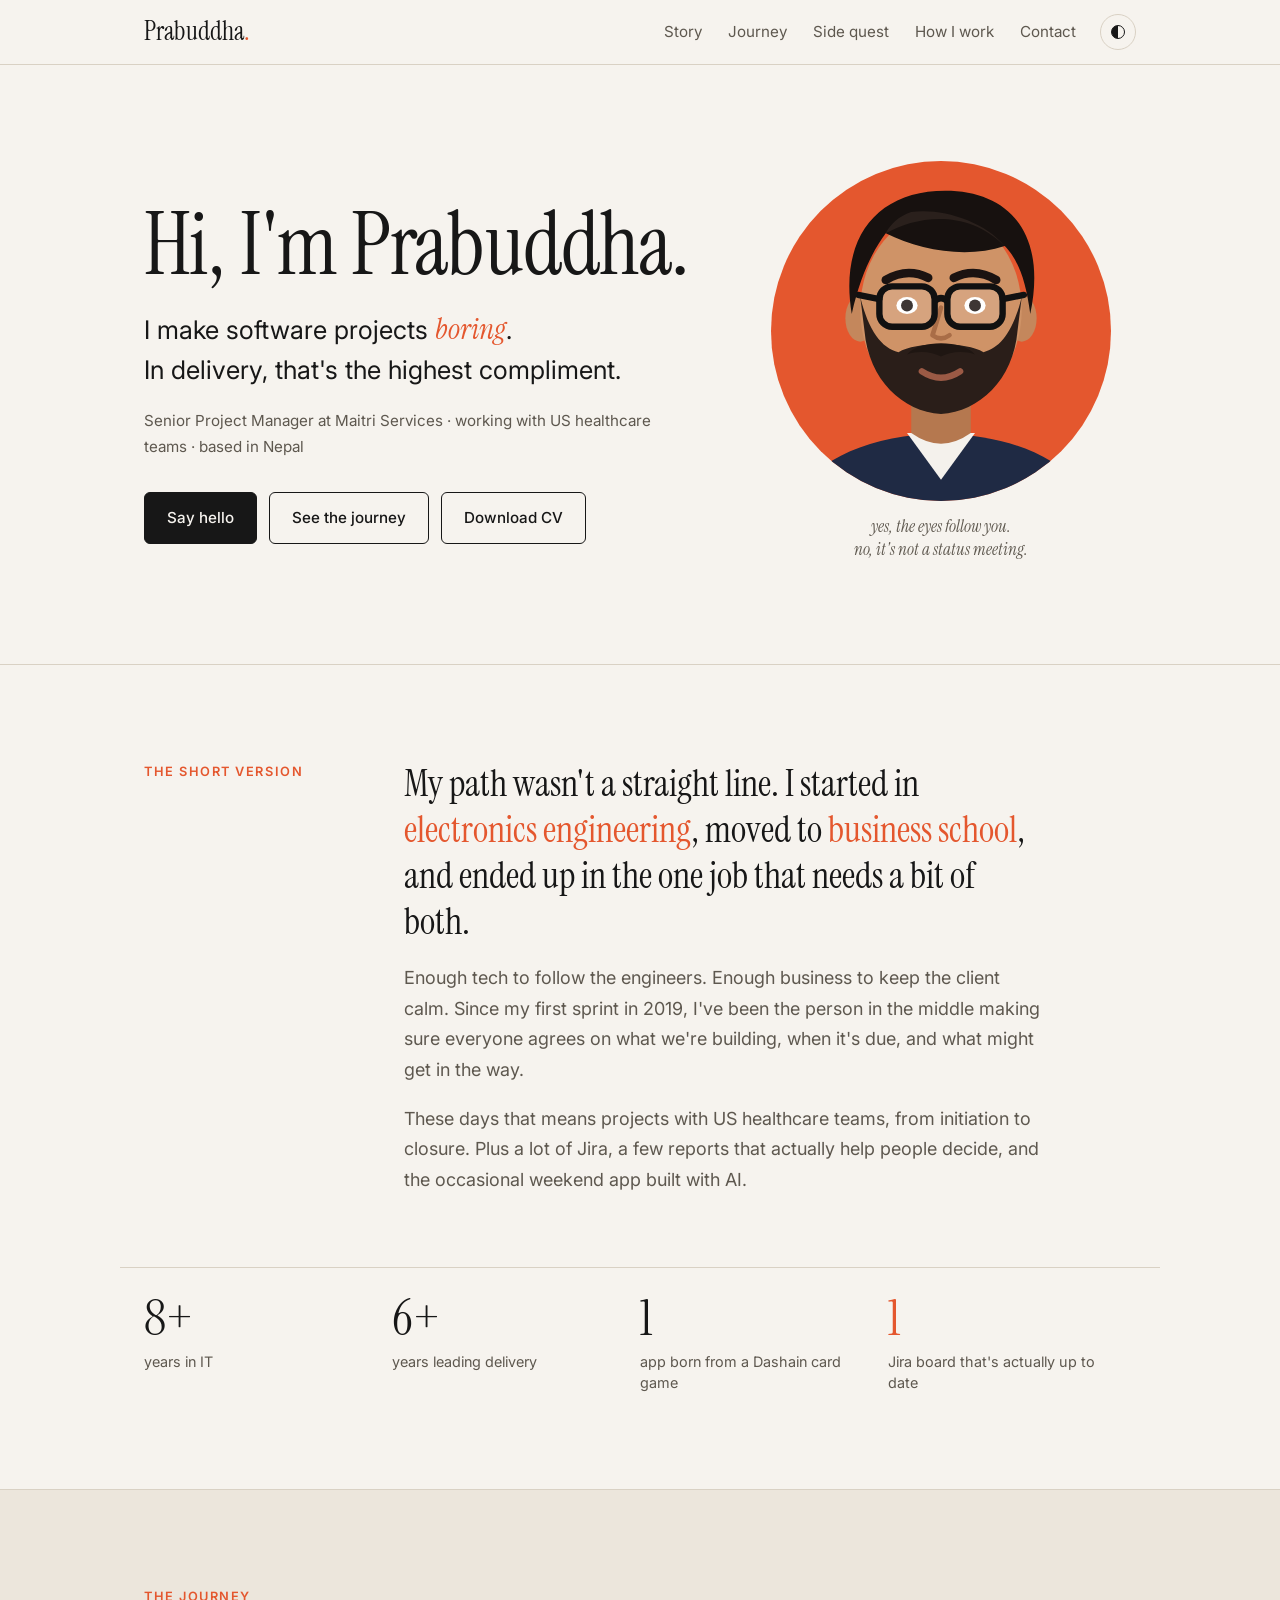
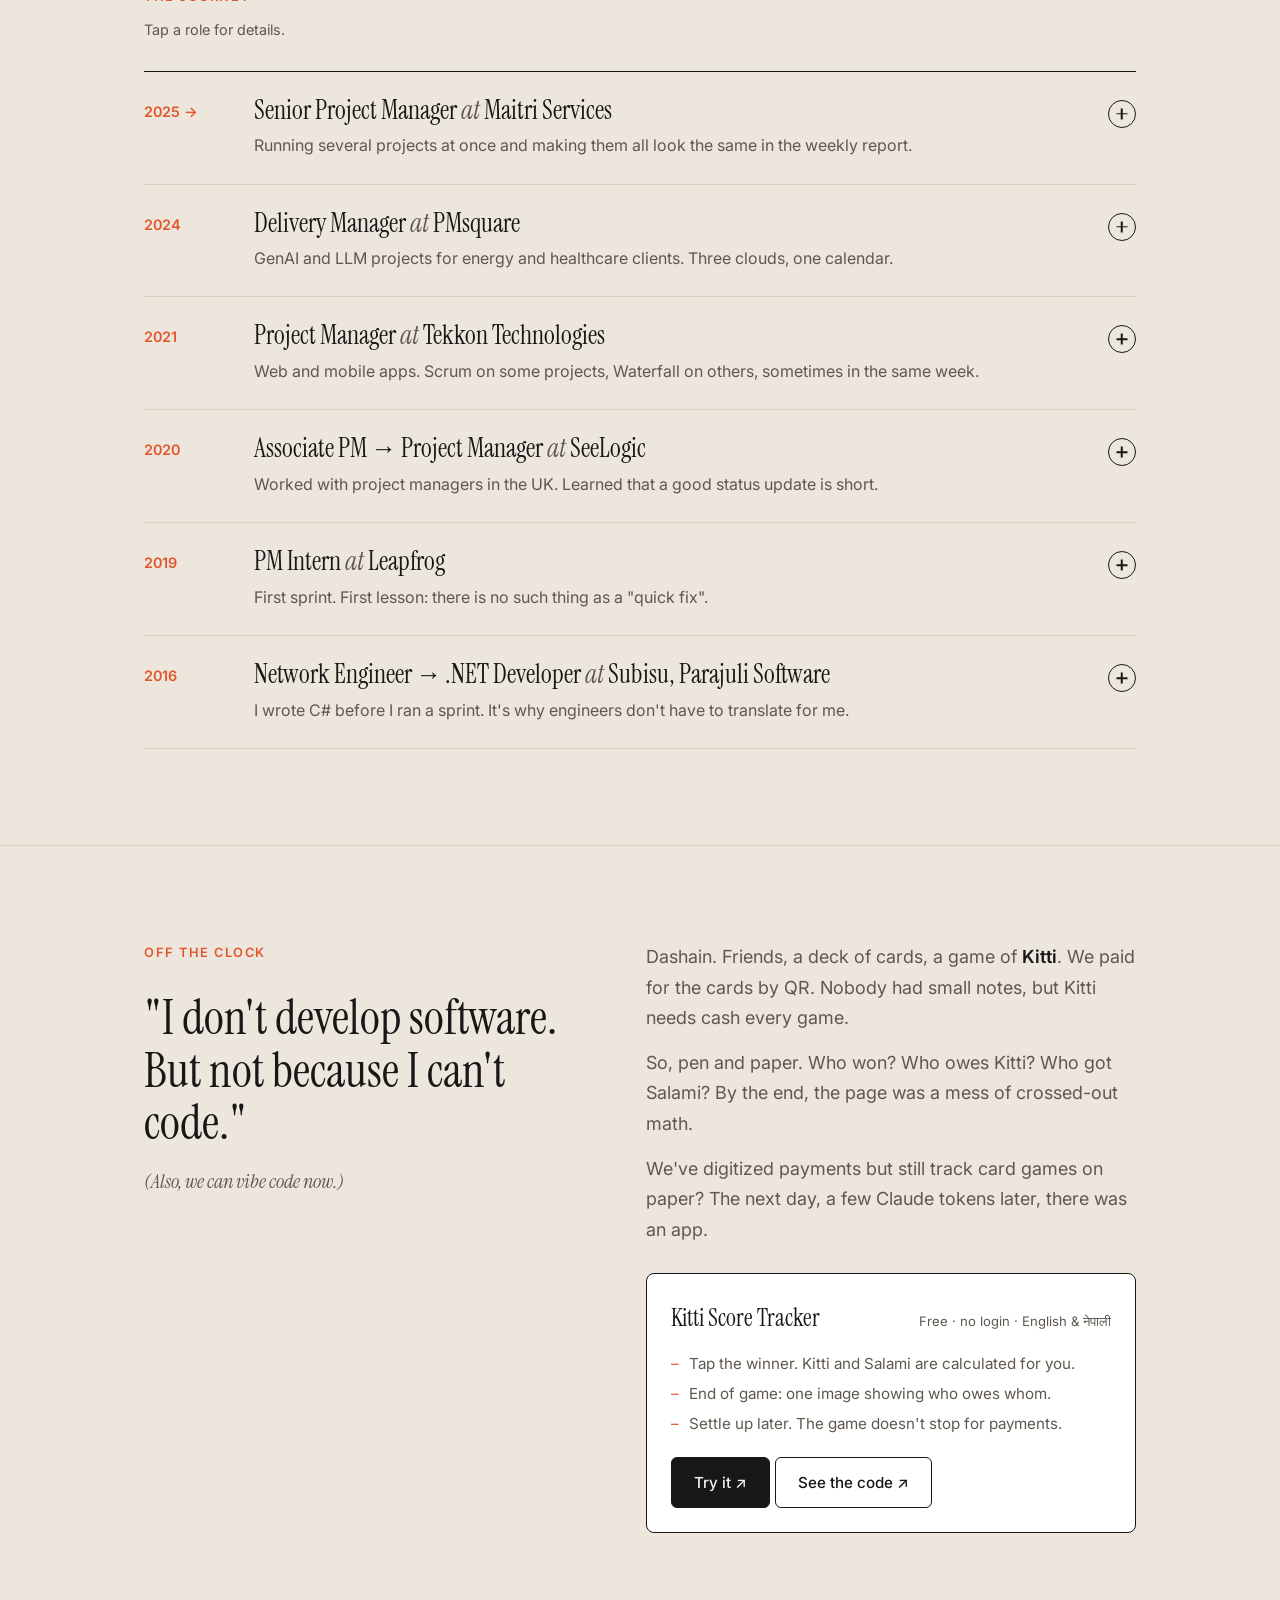
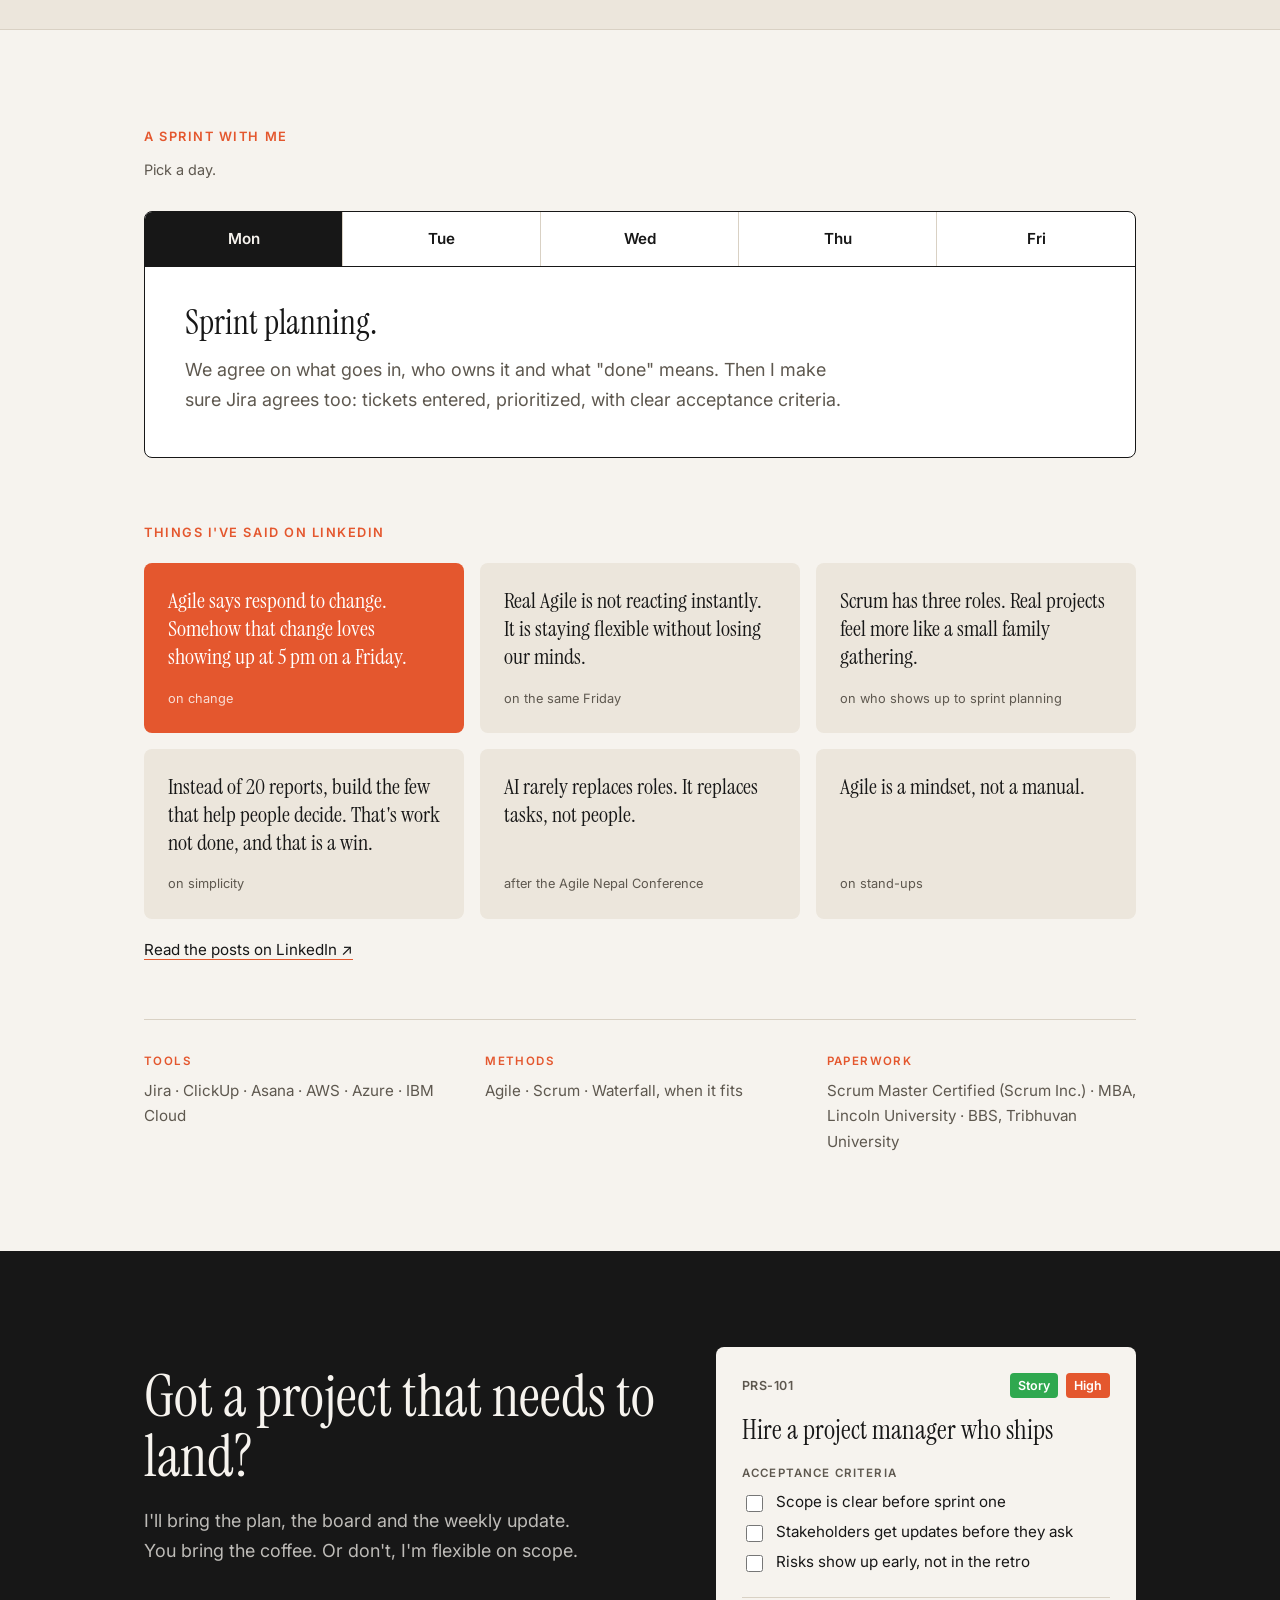
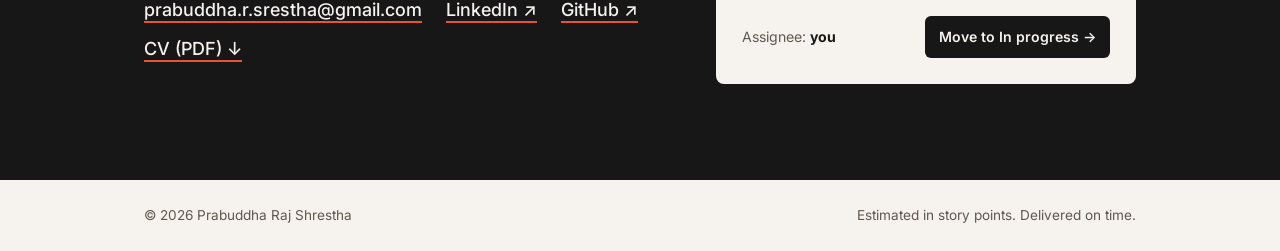
<file: index.html>
<!doctype html>
<html lang="en">
<head>
  <meta charset="utf-8" />
  <meta name="viewport" content="width=device-width, initial-scale=1" />
  <title>Prabuddha Raj Shrestha | Project Manager</title>
  <meta name="description" content="Prabuddha Raj Shrestha, Senior Project Manager in Nepal. 8+ years in IT, keeping software projects calm, clear and on time." />
  <meta name="author" content="Prabuddha Raj Shrestha" />
  <link rel="canonical" href="https://prabuddharajshrestha.com.np/" />

  <meta property="og:type" content="website" />
  <meta property="og:url" content="https://prabuddharajshrestha.com.np/" />
  <meta property="og:title" content="Prabuddha Raj Shrestha | Project Manager" />
  <meta property="og:description" content="I make software projects boring. In delivery, that's the highest compliment." />
  <meta property="og:site_name" content="Prabuddha Raj Shrestha" />
  <meta property="og:image" content="https://prabuddharajshrestha.com.np/og-image.png" />
  <meta property="og:image:width" content="1200" />
  <meta property="og:image:height" content="630" />
  <meta property="og:image:alt" content="Prabuddha Raj Shrestha, Senior Project Manager: I make software projects boring." />
  <meta name="twitter:card" content="summary_large_image" />
  <meta name="twitter:image" content="https://prabuddharajshrestha.com.np/og-image.png" />

  <link rel="icon" href="favicon.svg" type="image/svg+xml" />
  <link rel="preconnect" href="https://fonts.googleapis.com" />
  <link rel="preconnect" href="https://fonts.gstatic.com" crossorigin />
  <link href="https://fonts.googleapis.com/css2?family=Instrument+Serif:ital@0;1&family=Inter:wght@400;500;600&display=swap" rel="stylesheet" />
  <link rel="stylesheet" href="styles.css" />

  <script>
    try { var t = localStorage.getItem('theme'); if (t) document.documentElement.setAttribute('data-theme', t); } catch (e) {}
  </script>

  <script type="application/ld+json">
  {
    "@context": "https://schema.org",
    "@type": "Person",
    "name": "Prabuddha Raj Shrestha",
    "jobTitle": "Senior Project Manager",
    "url": "https://prabuddharajshrestha.com.np/",
    "email": "mailto:prabuddha.r.srestha@gmail.com",
    "sameAs": ["https://www.linkedin.com/in/prabuddha-shrestha-049037196/", "https://github.com/prstha"],
    "worksFor": { "@type": "Organization", "name": "Maitri Services" },
    "address": { "@type": "PostalAddress", "addressCountry": "NP" }
  }
  </script>
</head>
<body>
  <a class="skip" href="#main">Skip to content</a>

  <header class="nav">
    <div class="wrap nav__inner">
      <a href="#top" class="logo">Prabuddha<span>.</span></a>
      <nav class="nav__links" aria-label="Primary">
        <a href="#story">Story</a>
        <a href="#journey">Journey</a>
        <a href="#side">Side quest</a>
        <a href="#work">How I work</a>
        <a href="#contact">Contact</a>
      </nav>
      <button class="theme" id="themeToggle" aria-label="Switch light or dark mode">
        <span class="theme__dot"></span>
      </button>
    </div>
  </header>

  <main id="main">
    <!-- HERO -->
    <section class="hero" id="top">
      <div class="wrap hero__grid">
        <div>
          <h1>Hi, I'm Prabuddha.</h1>
          <p class="hero__line">I make software projects <em>boring</em>.<br />In delivery, that's the highest compliment.</p>
          <p class="hero__meta">Senior Project Manager at Maitri Services · working with US healthcare teams · based in Nepal</p>
          <div class="hero__cta">
            <a class="btn btn--solid" href="#contact">Say hello</a>
            <a class="btn btn--line" href="#journey">See the journey</a>
            <a class="btn btn--line" href="Prabuddha-Raj-Shrestha-CV.pdf" download>Download CV</a>
          </div>
        </div>

        <div class="avatar" id="avatar" role="img" aria-label="Illustrated portrait of Prabuddha">
          <svg viewBox="20 24 160 160" aria-hidden="true">
            <defs><clipPath id="avClip"><rect x="20" y="24" width="160" height="160"/></clipPath></defs>
            <g clip-path="url(#avClip)">
              <path d="M22 210 C26 170 56 154 100 152 C144 154 174 170 178 210 Z" fill="var(--shirt)"/>
              <path d="M84 152 L100 174 L116 152 Z" fill="#f4f1ec"/>
              <path d="M86 122 L86 152 Q100 162 114 152 L114 122 Z" fill="#b5784f"/>
              <g class="av-head">
                <ellipse cx="62" cy="98" rx="7" ry="11" fill="#c4875c"/>
                <ellipse cx="138" cy="98" rx="7" ry="11" fill="#c4875c"/>
                <ellipse cx="100" cy="94" rx="38" ry="46" fill="#cf9367"/>
                <path d="M62 88 L64 104 C66 127 82 142 100 143 C118 142 134 127 136 104 L138 88 C134 104 128 112 120 114 C112 109 88 109 80 114 C72 112 66 104 62 88 Z" fill="#2a1e19"/>
                <path d="M84 115 C90 108 110 108 116 115 C110 113 104 114 100 116 C96 114 90 113 84 115 Z" fill="#1f1612"/>
                <path class="av-mouth" d="M91 123 Q100 129 109 123" fill="none" stroke="#9b5a45" stroke-width="3" stroke-linecap="round"/>
                <path d="M100 93 L96 106 Q100 109 104 106" fill="none" stroke="#a96d47" stroke-width="2.2" stroke-linecap="round" stroke-linejoin="round"/>
                <path d="M74 80 Q84 74 94 79" fill="none" stroke="#1b1311" stroke-width="4" stroke-linecap="round"/>
                <path d="M106 79 Q116 74 126 80" fill="none" stroke="#1b1311" stroke-width="4" stroke-linecap="round"/>
                <ellipse cx="84" cy="92" rx="5" ry="4" fill="#fff"/>
                <ellipse cx="116" cy="92" rx="5" ry="4" fill="#fff"/>
                <g class="av-pupils">
                  <circle cx="84" cy="92" r="2.8" fill="#1b1311"/>
                  <circle cx="116" cy="92" r="2.8" fill="#1b1311"/>
                </g>
                <rect class="av-lid" x="76" y="85" width="16" height="9" fill="#cf9367"/>
                <rect class="av-lid" x="108" y="85" width="16" height="9" fill="#cf9367"/>
                <g fill="rgba(255,255,255,0.15)" stroke="#111" stroke-width="3">
                  <rect x="71" y="83" width="26" height="19" rx="6"/>
                  <rect x="103" y="83" width="26" height="19" rx="6"/>
                  <path d="M97 90 Q100 87 103 90" fill="none"/>
                  <path d="M71 89 L61 87 M129 89 L139 87" fill="none" stroke-linecap="round"/>
                </g>
                <path d="M58 96 C52 60 70 38 102 38 C132 38 150 58 142 96 C140 80 136 70 130 64 C112 70 90 66 74 58 C68 66 62 78 58 96 Z" fill="#17110f"/>
                <path d="M74 58 C88 50 112 46 130 64 C120 52 100 46 86 48 C80 50 76 54 74 58 Z" fill="#2a201c"/>
              </g>
            </g>
          </svg>
          <p class="avatar__note" aria-hidden="true">yes, the eyes follow you.<br />no, it's not a status meeting.</p>
        </div>
      </div>
    </section>

    <!-- STORY -->
    <section class="section" id="story">
      <div class="wrap story">
        <h2 class="label">The short version</h2>
        <div class="story__text">
          <p class="lead">My path wasn't a straight line. I started in <strong>electronics engineering</strong>, moved to <strong>business school</strong>, and ended up in the one job that needs a bit of both.</p>
          <p>Enough tech to follow the engineers. Enough business to keep the client calm. Since my first sprint in 2019, I've been the person in the middle making sure everyone agrees on what we're building, when it's due, and what might get in the way.</p>
          <p>These days that means projects with US healthcare teams, from initiation to closure. Plus a lot of Jira, a few reports that actually help people decide, and the occasional weekend app built with AI.</p>
        </div>
      </div>
      <div class="wrap facts">
        <div class="fact"><b>8+</b><span>years in IT</span></div>
        <div class="fact"><b>6+</b><span>years leading delivery</span></div>
        <div class="fact"><b>1</b><span>app born from a Dashain card game</span></div>
        <div class="fact"><b>1</b><span>Jira board that's actually up to date</span></div>
      </div>
    </section>

    <!-- JOURNEY -->
    <section class="section section--tint" id="journey">
      <div class="wrap">
        <h2 class="label">The journey</h2>
        <p class="hint">Tap a role for details.</p>
        <ol class="roles">
          <li class="role">
            <button class="role__head" aria-expanded="false">
              <span class="role__year">2025 →</span>
              <span class="role__main">
                <span class="role__title">Senior Project Manager <i>at</i> Maitri Services</span>
                <span class="role__line">Running several projects at once and making them all look the same in the weekly report.</span>
              </span>
              <span class="role__plus" aria-hidden="true"></span>
            </button>
            <div class="role__body"><div><ul>
              <li>End-to-end delivery: scope, timelines, milestones.</li>
              <li>Sprints, Jira boards and backlog priorities.</li>
              <li>Dashboards for progress, risks and blockers.</li>
              <li>Standardized our PM templates and reporting.</li>
              <li>Mentoring junior project managers.</li>
            </ul></div></div>
          </li>
          <li class="role">
            <button class="role__head" aria-expanded="false">
              <span class="role__year">2024</span>
              <span class="role__main">
                <span class="role__title">Delivery Manager <i>at</i> PMsquare</span>
                <span class="role__line">GenAI and LLM projects for energy and healthcare clients. Three clouds, one calendar.</span>
              </span>
              <span class="role__plus" aria-hidden="true"></span>
            </button>
            <div class="role__body"><div><ul>
              <li>Led cross-functional teams across design, data and development.</li>
              <li>On-time, on-budget delivery with sprint planning and risk management.</li>
              <li>Client demos and joint planning sessions.</li>
              <li>Deployments with DevOps on AWS, Azure and IBM Cloud.</li>
              <li>Supported the internship program.</li>
            </ul></div></div>
          </li>
          <li class="role">
            <button class="role__head" aria-expanded="false">
              <span class="role__year">2021</span>
              <span class="role__main">
                <span class="role__title">Project Manager <i>at</i> Tekkon Technologies</span>
                <span class="role__line">Web and mobile apps. Scrum on some projects, Waterfall on others, sometimes in the same week.</span>
              </span>
              <span class="role__plus" aria-hidden="true"></span>
            </button>
            <div class="role__body"><div><ul>
              <li>Agile/Scrum and Waterfall with Jira and Asana.</li>
              <li>Automated workflows to save the team time.</li>
              <li>Business requirements and client communication.</li>
              <li>Mentored Associate Project Managers.</li>
            </ul></div></div>
          </li>
          <li class="role">
            <button class="role__head" aria-expanded="false">
              <span class="role__year">2020</span>
              <span class="role__main">
                <span class="role__title">Associate PM → Project Manager <i>at</i> SeeLogic</span>
                <span class="role__line">Worked with project managers in the UK. Learned that a good status update is short.</span>
              </span>
              <span class="role__plus" aria-hidden="true"></span>
            </button>
            <div class="role__body"><div><ul>
              <li>Directed multiple client projects end to end.</li>
              <li>Managed scope changes, risks and contingency plans.</li>
              <li>Progress reports, requirements and presentations.</li>
              <li>SeeLogic International is now part of Dogma Group.</li>
            </ul></div></div>
          </li>
          <li class="role">
            <button class="role__head" aria-expanded="false">
              <span class="role__year">2019</span>
              <span class="role__main">
                <span class="role__title">PM Intern <i>at</i> Leapfrog</span>
                <span class="role__line">First sprint. First lesson: there is no such thing as a "quick fix".</span>
              </span>
              <span class="role__plus" aria-hidden="true"></span>
            </button>
            <div class="role__body"><div><ul>
              <li>Agile and Scrum in practice.</li>
              <li>Requirement gathering, QA and product maintenance.</li>
            </ul></div></div>
          </li>
          <li class="role">
            <button class="role__head" aria-expanded="false">
              <span class="role__year">2016</span>
              <span class="role__main">
                <span class="role__title">Network Engineer → .NET Developer <i>at</i> Subisu, Parajuli Software</span>
                <span class="role__line">I wrote C# before I ran a sprint. It's why engineers don't have to translate for me.</span>
              </span>
              <span class="role__plus" aria-hidden="true"></span>
            </button>
            <div class="role__body"><div><ul>
              <li>Network support at Subisu Cablenet (2016–2017).</li>
              <li>C# and .NET development at Parajuli Software (2017–2020).</li>
              <li>Took on project coordination alongside the code: my first look at the whole lifecycle.</li>
            </ul></div></div>
          </li>
        </ol>
      </div>
    </section>

    <!-- SIDE PROJECT -->
    <section class="section side" id="side">
      <div class="wrap side__grid">
        <div>
          <h2 class="label">Off the clock</h2>
          <p class="side__title">"I don't develop software.<br />But not because I can't code."</p>
          <p class="side__sub">(Also, we can vibe code now.)</p>
        </div>
        <div class="side__story">
          <p>Dashain. Friends, a deck of cards, a game of <strong>Kitti</strong>. We paid for the cards by QR. Nobody had small notes, but Kitti needs cash every game.</p>
          <p>So, pen and paper. Who won? Who owes Kitti? Who got Salami? By the end, the page was a mess of crossed-out math.</p>
          <p>We've digitized payments but still track card games on paper? The next day, a few Claude tokens later, there was an app.</p>
          <div class="app">
            <div class="app__head">
              <b>Kitti Score Tracker</b>
              <span>Free · no login · English &amp; नेपाली</span>
            </div>
            <ul>
              <li>Tap the winner. Kitti and Salami are calculated for you.</li>
              <li>End of game: one image showing who owes whom.</li>
              <li>Settle up later. The game doesn't stop for payments.</li>
            </ul>
            <a class="btn btn--solid" href="https://kitti-score-tracker.pages.dev" target="_blank" rel="noopener">Try it ↗</a>
            <a class="btn btn--line" href="https://github.com/prstha/Kitti-Score-Tracker" target="_blank" rel="noopener">See the code ↗</a>
          </div>
        </div>
      </div>
    </section>

    <!-- HOW I WORK -->
    <section class="section" id="work">
      <div class="wrap">
        <h2 class="label">A sprint with me</h2>
        <p class="hint">Pick a day.</p>
        <div class="week">
          <div class="week__days" role="tablist" aria-label="Days of the sprint">
            <button role="tab" class="day is-on" aria-selected="true" data-day="0">Mon</button>
            <button role="tab" class="day" aria-selected="false" data-day="1">Tue</button>
            <button role="tab" class="day" aria-selected="false" data-day="2">Wed</button>
            <button role="tab" class="day" aria-selected="false" data-day="3">Thu</button>
            <button role="tab" class="day" aria-selected="false" data-day="4">Fri</button>
          </div>
          <div class="week__panel" role="tabpanel" aria-live="polite">
            <p class="week__what" id="dayWhat"></p>
            <p class="week__how" id="dayHow"></p>
          </div>
        </div>

        <h3 class="label label--gap">Things I've said on LinkedIn</h3>
        <div class="beliefs">
          <figure><blockquote>Agile says respond to change. Somehow that change loves showing up at 5 pm on a Friday.</blockquote><figcaption>on change</figcaption></figure>
          <figure><blockquote>Real Agile is not reacting instantly. It is staying flexible without losing our minds.</blockquote><figcaption>on the same Friday</figcaption></figure>
          <figure><blockquote>Scrum has three roles. Real projects feel more like a small family gathering.</blockquote><figcaption>on who shows up to sprint planning</figcaption></figure>
          <figure><blockquote>Instead of 20 reports, build the few that help people decide. That's work not done, and that is a win.</blockquote><figcaption>on simplicity</figcaption></figure>
          <figure><blockquote>AI rarely replaces roles. It replaces tasks, not people.</blockquote><figcaption>after the Agile Nepal Conference</figcaption></figure>
          <figure><blockquote>Agile is a mindset, not a manual.</blockquote><figcaption>on stand-ups</figcaption></figure>
        </div>
        <p class="more"><a href="https://www.linkedin.com/in/prabuddha-shrestha-049037196/recent-activity/all/" target="_blank" rel="noopener">Read the posts on LinkedIn ↗</a></p>

        <div class="kit">
          <div>
            <h3 class="label label--small">Tools</h3>
            <p>Jira · ClickUp · Asana · AWS · Azure · IBM Cloud</p>
          </div>
          <div>
            <h3 class="label label--small">Methods</h3>
            <p>Agile · Scrum · Waterfall, when it fits</p>
          </div>
          <div>
            <h3 class="label label--small">Paperwork</h3>
            <p>Scrum Master Certified (Scrum Inc.) · MBA, Lincoln University · BBS, Tribhuvan University</p>
          </div>
        </div>
      </div>
    </section>

    <!-- CONTACT -->
    <section class="section section--ink" id="contact">
      <div class="wrap contact">
        <div class="contact__text">
          <h2>Got a project that needs to land?</h2>
          <p class="contact__blurb">I'll bring the plan, the board and the weekly update. You bring the coffee. Or don't, I'm flexible on scope.</p>
          <p class="contact__links">
            <a href="mailto:prabuddha.r.srestha@gmail.com">prabuddha.r.srestha@gmail.com</a>
            <a href="https://www.linkedin.com/in/prabuddha-shrestha-049037196/" target="_blank" rel="noopener">LinkedIn ↗</a>
            <a href="https://github.com/prstha" target="_blank" rel="noopener">GitHub ↗</a>
            <a href="Prabuddha-Raj-Shrestha-CV.pdf" download>CV (PDF) ↓</a>
          </p>
        </div>

        <div class="ticket" aria-label="A Jira-style ticket for hiring Prabuddha">
          <div class="ticket__top">
            <span class="ticket__key">PRS-101</span>
            <span class="ticket__type">Story</span>
            <span class="ticket__prio">High</span>
          </div>
          <h3 class="ticket__title">Hire a project manager who ships</h3>
          <p class="ticket__label">Acceptance criteria</p>
          <ul class="ticket__ac">
            <li><label><input type="checkbox" /> Scope is clear before sprint one</label></li>
            <li><label><input type="checkbox" /> Stakeholders get updates before they ask</label></li>
            <li><label><input type="checkbox" /> Risks show up early, not in the retro</label></li>
          </ul>
          <div class="ticket__foot">
            <span>Assignee: <b>you</b></span>
            <a class="ticket__btn" id="ticketBtn" href="mailto:prabuddha.r.srestha@gmail.com?subject=PRS-101%3A%20Let's%20talk">Move to In progress →</a>
          </div>
          <p class="ticket__done" id="ticketDone" aria-live="polite"></p>
        </div>
      </div>
    </section>
  </main>

  <footer class="footer">
    <div class="wrap footer__inner">
      <p>© <span id="year"></span> Prabuddha Raj Shrestha</p>
      <p>Estimated in story points. Delivered on time.</p>
    </div>
  </footer>

  <script src="script.js"></script>
</body>
</html>
</file>
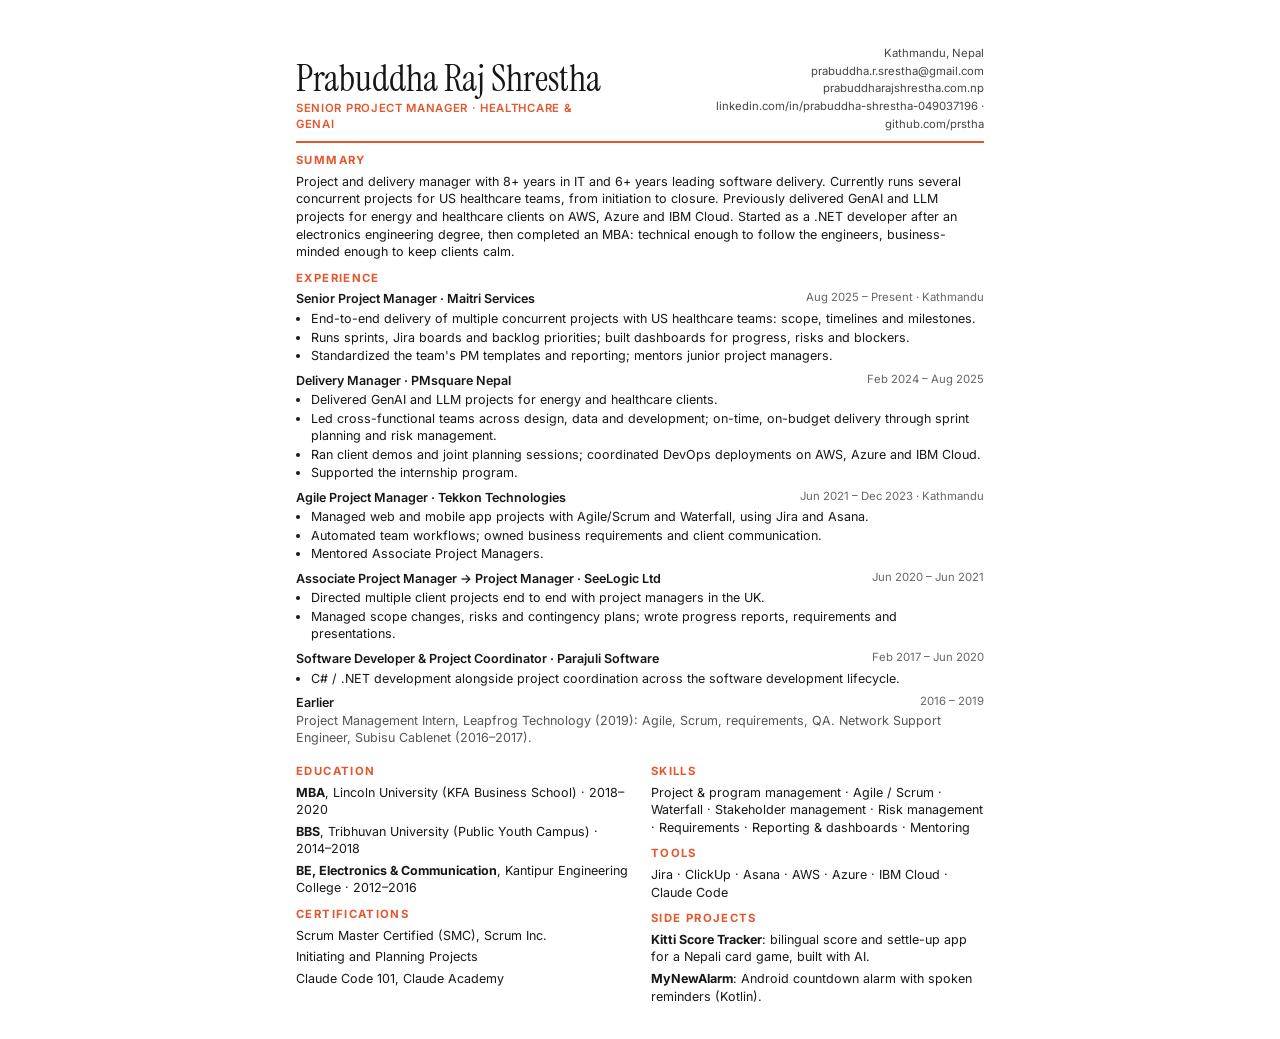
<file: cv.html>
<!doctype html>
<html lang="en">
<head>
<meta charset="utf-8" />
<meta name="viewport" content="width=device-width, initial-scale=1" />
<meta name="robots" content="noindex" />
<title>CV · Prabuddha Raj Shrestha</title>
<!-- Source for Prabuddha-Raj-Shrestha-CV.pdf. Edit here, then print to PDF (A4, no margins, background graphics on). -->
<link href="https://fonts.googleapis.com/css2?family=Instrument+Serif&family=Inter:wght@400;500;600&display=swap" rel="stylesheet" />
<style>
  @page { size: A4; margin: 0; }
  * { box-sizing: border-box; }
  body { margin: 0; background: #fff; color: #171717; font: 9.4pt/1.4 Inter, Arial, sans-serif; }
  .page { width: 210mm; padding: 12mm 14mm 8mm; margin: 0 auto; }
  header { display: flex; justify-content: space-between; align-items: flex-end; border-bottom: 2px solid #e4572e; padding-bottom: 8px; margin-bottom: 10px; }
  h1 { font: 400 28pt/1 'Instrument Serif', Georgia, serif; margin: 0 0 4px; }
  .role { color: #e4572e; font-weight: 600; letter-spacing: .06em; text-transform: uppercase; font-size: 8.5pt; margin: 0; }
  .contact { text-align: right; font-size: 8.5pt; line-height: 1.55; color: #444; }
  .contact a { color: inherit; text-decoration: none; }
  h2 { font-size: 8.5pt; letter-spacing: .12em; text-transform: uppercase; color: #e4572e; margin: 10px 0 4px; }
  p { margin: 0 0 4px; }
  .job { margin-bottom: 7px; break-inside: avoid; }
  .job__h { display: flex; justify-content: space-between; gap: 12px; }
  .job__h b { font-weight: 600; }
  .job__h span { color: #666; font-size: 8.5pt; white-space: nowrap; }
  ul { margin: 2px 0 0; padding-left: 15px; }
  li { margin: 1px 0; }
  .two { display: grid; grid-template-columns: 1fr 1fr; gap: 0 22px; }
  .muted { color: #555; }
</style>
</head>
<body>
<div class="page">
  <header>
    <div>
      <h1>Prabuddha Raj Shrestha</h1>
      <p class="role">Senior Project Manager · Healthcare &amp; GenAI</p>
    </div>
    <div class="contact">
      Kathmandu, Nepal<br />
      <a href="mailto:prabuddha.r.srestha@gmail.com">prabuddha.r.srestha@gmail.com</a><br />
      <a href="https://prabuddharajshrestha.com.np">prabuddharajshrestha.com.np</a><br />
      <a href="https://www.linkedin.com/in/prabuddha-shrestha-049037196/">linkedin.com/in/prabuddha-shrestha-049037196</a> · <a href="https://github.com/prstha">github.com/prstha</a>
    </div>
  </header>

  <h2>Summary</h2>
  <p>Project and delivery manager with 8+ years in IT and 6+ years leading software delivery. Currently runs several concurrent projects for US healthcare teams, from initiation to closure. Previously delivered GenAI and LLM projects for energy and healthcare clients on AWS, Azure and IBM Cloud. Started as a .NET developer after an electronics engineering degree, then completed an MBA: technical enough to follow the engineers, business-minded enough to keep clients calm.</p>

  <h2>Experience</h2>
  <div class="job">
    <div class="job__h"><b>Senior Project Manager · Maitri Services</b><span>Aug 2025 – Present · Kathmandu</span></div>
    <ul>
      <li>End-to-end delivery of multiple concurrent projects with US healthcare teams: scope, timelines and milestones.</li>
      <li>Runs sprints, Jira boards and backlog priorities; built dashboards for progress, risks and blockers.</li>
      <li>Standardized the team's PM templates and reporting; mentors junior project managers.</li>
    </ul>
  </div>
  <div class="job">
    <div class="job__h"><b>Delivery Manager · PMsquare Nepal</b><span>Feb 2024 – Aug 2025</span></div>
    <ul>
      <li>Delivered GenAI and LLM projects for energy and healthcare clients.</li>
      <li>Led cross-functional teams across design, data and development; on-time, on-budget delivery through sprint planning and risk management.</li>
      <li>Ran client demos and joint planning sessions; coordinated DevOps deployments on AWS, Azure and IBM Cloud.</li>
      <li>Supported the internship program.</li>
    </ul>
  </div>
  <div class="job">
    <div class="job__h"><b>Agile Project Manager · Tekkon Technologies</b><span>Jun 2021 – Dec 2023 · Kathmandu</span></div>
    <ul>
      <li>Managed web and mobile app projects with Agile/Scrum and Waterfall, using Jira and Asana.</li>
      <li>Automated team workflows; owned business requirements and client communication.</li>
      <li>Mentored Associate Project Managers.</li>
    </ul>
  </div>
  <div class="job">
    <div class="job__h"><b>Associate Project Manager → Project Manager · SeeLogic Ltd</b><span>Jun 2020 – Jun 2021</span></div>
    <ul>
      <li>Directed multiple client projects end to end with project managers in the UK.</li>
      <li>Managed scope changes, risks and contingency plans; wrote progress reports, requirements and presentations.</li>
    </ul>
  </div>
  <div class="job">
    <div class="job__h"><b>Software Developer &amp; Project Coordinator · Parajuli Software</b><span>Feb 2017 – Jun 2020</span></div>
    <ul>
      <li>C# / .NET development alongside project coordination across the software development lifecycle.</li>
    </ul>
  </div>
  <div class="job">
    <div class="job__h"><b>Earlier</b><span>2016 – 2019</span></div>
    <p class="muted">Project Management Intern, Leapfrog Technology (2019): Agile, Scrum, requirements, QA. Network Support Engineer, Subisu Cablenet (2016–2017).</p>
  </div>

  <div class="two">
    <div>
      <h2>Education</h2>
      <p><b>MBA</b>, Lincoln University (KFA Business School) · 2018–2020</p>
      <p><b>BBS</b>, Tribhuvan University (Public Youth Campus) · 2014–2018</p>
      <p><b>BE, Electronics &amp; Communication</b>, Kantipur Engineering College · 2012–2016</p>
      <h2>Certifications</h2>
      <p>Scrum Master Certified (SMC), Scrum Inc.</p>
      <p>Initiating and Planning Projects</p>
      <p>Claude Code 101, Claude Academy</p>
    </div>
    <div>
      <h2>Skills</h2>
      <p>Project &amp; program management · Agile / Scrum · Waterfall · Stakeholder management · Risk management · Requirements · Reporting &amp; dashboards · Mentoring</p>
      <h2>Tools</h2>
      <p>Jira · ClickUp · Asana · AWS · Azure · IBM Cloud · Claude Code</p>
      <h2>Side projects</h2>
      <p><b>Kitti Score Tracker</b>: bilingual score and settle-up app for a Nepali card game, built with AI.</p>
      <p><b>MyNewAlarm</b>: Android countdown alarm with spoken reminders (Kotlin).</p>
    </div>
  </div>
</div>
</body>
</html>
</file>
<file: styles.css>
/* ---------- Tokens: solid colors only ---------- */
:root {
  --bg: #f6f3ee;
  --tint: #ece6dc;
  --ink: #171717;
  --muted: #5e584f;
  --line: #d9d1c4;
  --accent: #e4572e;
  --on-accent: #ffffff;
  --card: #ffffff;
  --shirt: #1f2a44;
  --serif: "Instrument Serif", Georgia, "Times New Roman", serif;
  --sans: "Inter", system-ui, -apple-system, "Segoe UI", Roboto, sans-serif;
  color-scheme: light;
}
@media (prefers-color-scheme: dark) {
  :root:not([data-theme="light"]) {
    --bg: #141414; --tint: #1c1c1c; --ink: #efebe4; --muted: #a39d93; --line: #2f2f2f;
    --accent: #ff7a50; --on-accent: #141414; --card: #1f1f1f; --shirt: #33415f;
    color-scheme: dark;
  }
}
:root[data-theme="dark"] {
  --bg: #141414; --tint: #1c1c1c; --ink: #efebe4; --muted: #a39d93; --line: #2f2f2f;
  --accent: #ff7a50; --on-accent: #141414; --card: #1f1f1f; --shirt: #33415f;
  color-scheme: dark;
}

/* ---------- Base ---------- */
*, *::before, *::after { box-sizing: border-box; }
html { scroll-behavior: smooth; scroll-padding-top: 72px; -webkit-text-size-adjust: 100%; }
body {
  margin: 0; background: var(--bg); color: var(--ink);
  font-family: var(--sans); font-size: 18px; line-height: 1.7;
  -webkit-font-smoothing: antialiased; overflow-x: hidden;
}
h1, h2, h3, p, ul, ol, blockquote { margin: 0; }
ul, ol { padding: 0; list-style: none; }
a { color: inherit; }
button { font: inherit; color: inherit; background: none; border: 0; cursor: pointer; }
svg { display: block; }
:focus-visible { outline: 2px solid var(--accent); outline-offset: 3px; }
::selection { background: var(--accent); color: var(--on-accent); }
.wrap { max-width: 1040px; margin: 0 auto; padding: 0 24px; }
.skip { position: absolute; left: -999px; top: 8px; background: var(--ink); color: var(--bg); padding: 8px 14px; z-index: 99; }
.skip:focus { left: 8px; }

/* ---------- Nav ---------- */
.nav { position: sticky; top: 0; z-index: 10; background: var(--bg); border-bottom: 1px solid var(--line); }
.nav__inner { display: flex; align-items: center; gap: 24px; height: 64px; }
.logo { font-family: var(--serif); font-size: 1.6rem; text-decoration: none; line-height: 1; }
.logo span { color: var(--accent); }
.nav__links { display: flex; gap: 26px; margin-left: auto; }
.nav__links a { text-decoration: none; font-size: 0.95rem; color: var(--muted); }
.nav__links a:hover { color: var(--ink); }
.theme { width: 36px; height: 36px; border: 1px solid var(--line); border-radius: 50%; display: grid; place-items: center; flex-shrink: 0; }
.theme__dot { width: 14px; height: 14px; border-radius: 50%; background: linear-gradient(90deg, var(--ink) 50%, transparent 50%); border: 1.5px solid var(--ink); }

/* ---------- Buttons ---------- */
.btn { display: inline-block; padding: 12px 22px; font-size: 0.95rem; font-weight: 500; text-decoration: none; border-radius: 6px; border: 1.5px solid var(--ink); transition: background-color .15s, color .15s, border-color .15s; }
.btn--solid { background: var(--ink); color: var(--bg); }
.btn--solid:hover { background: var(--accent); border-color: var(--accent); color: var(--on-accent); }
.btn--line:hover { background: var(--ink); color: var(--bg); }

/* ---------- Hero ---------- */
.hero { padding: 96px 0 104px; }
.hero__grid { display: grid; grid-template-columns: 1.4fr 1fr; gap: 56px; align-items: center; }
.pill { display: inline-flex; align-items: center; gap: 8px; font-size: 0.85rem; font-weight: 500; padding: 5px 12px; border: 1px solid var(--line); border-radius: 99px; color: var(--muted); }
.pill__dot { width: 8px; height: 8px; border-radius: 50%; background: #2fa84f; }
h1 { font-family: var(--serif); font-weight: 400; font-size: clamp(3rem, 8vw, 5.4rem); line-height: 1; letter-spacing: -0.01em; margin: 24px 0 20px; }
.hero__line { font-size: clamp(1.25rem, 2.6vw, 1.6rem); line-height: 1.45; max-width: 30ch; }
.hero__line em { font-family: var(--serif); font-size: 1.15em; color: var(--accent); }
.hero__meta { margin-top: 20px; color: var(--muted); font-size: 0.95rem; }
.hero__cta { display: flex; flex-wrap: wrap; gap: 12px; margin-top: 32px; }

/* Avatar */
.avatar { justify-self: center; width: min(340px, 100%); }
.avatar svg { width: 100%; aspect-ratio: 1; border-radius: 50%; background: var(--accent); }
.avatar__note { margin-top: 14px; text-align: center; font-family: var(--serif); font-style: italic; font-size: 1.05rem; color: var(--muted); line-height: 1.35; }
.av-head { animation: bob 5s ease-in-out infinite; transform-origin: 100px 140px; }
@keyframes bob { 0%, 100% { transform: rotate(0); } 50% { transform: rotate(-1.5deg); } }
.av-lid { transform-box: fill-box; transform-origin: top; transform: scaleY(0); animation: eyeblink 4.5s infinite; }
@keyframes eyeblink { 0%, 94%, 100% { transform: scaleY(0); } 96.5% { transform: scaleY(1); } }
.av-pupils { transition: transform .15s ease-out; }
.av-mouth { transition: d .3s ease; }
.avatar:hover .av-mouth { d: path("M89 121 Q100 133 111 121"); }

/* ---------- Sections ---------- */
.section { padding: 96px 0; border-top: 1px solid var(--line); }
.section--tint { background: var(--tint); }
.label { font-family: var(--sans); font-size: 0.8rem; font-weight: 600; letter-spacing: 0.12em; text-transform: uppercase; color: var(--accent); margin-bottom: 28px; }
.label--small { margin-bottom: 6px; font-size: 0.72rem; }
.hint { color: var(--muted); font-size: 0.9rem; margin: -18px 0 28px; }

/* Story */
.story { display: grid; grid-template-columns: 220px 1fr; gap: 40px; }
.story__text { max-width: 640px; }
.story__text p { color: var(--muted); }
.story__text p + p { margin-top: 18px; }
.story__text .lead { font-family: var(--serif); font-size: clamp(1.7rem, 3.4vw, 2.3rem); line-height: 1.25; color: var(--ink); }
.lead strong { font-weight: 400; color: var(--accent); }
.facts { display: grid; grid-template-columns: repeat(4, 1fr); margin-top: 72px; border-top: 1px solid var(--line); }
.fact { padding: 24px 20px 0 0; }
.fact b { display: block; font-family: var(--serif); font-weight: 400; font-size: 3.2rem; line-height: 1; }
.fact span { display: block; margin-top: 8px; font-size: 0.9rem; color: var(--muted); line-height: 1.45; }
.fact:last-child b { color: var(--accent); }

/* Journey */
.roles { border-top: 1.5px solid var(--ink); }
.role { border-bottom: 1px solid var(--line); }
.role__head { width: 100%; display: grid; grid-template-columns: 90px 1fr 28px; gap: 20px; align-items: start; text-align: left; padding: 24px 0; }
.role__year { font-size: 0.9rem; font-weight: 600; color: var(--accent); padding-top: 4px; }
.role__title { display: block; font-family: var(--serif); font-size: 1.6rem; line-height: 1.2; transition: color .15s; }
.role__title i { color: var(--muted); }
.role__line { display: block; margin-top: 6px; color: var(--muted); font-size: 1rem; }
.role__plus { position: relative; width: 28px; height: 28px; margin-top: 4px; border: 1.5px solid var(--ink); border-radius: 50%; }
.role__plus::before, .role__plus::after { content: ""; position: absolute; left: 50%; top: 50%; width: 11px; height: 1.5px; background: var(--ink); transform: translate(-50%, -50%); transition: transform .2s; }
.role__plus::after { transform: translate(-50%, -50%) rotate(90deg); }
.role.is-open .role__plus { background: var(--ink); }
.role.is-open .role__plus::before, .role.is-open .role__plus::after { background: var(--bg); }
.role.is-open .role__plus::after { transform: translate(-50%, -50%) rotate(0); }
.role__head:hover .role__title { color: var(--accent); }
.role__body { display: grid; grid-template-rows: 0fr; transition: grid-template-rows .3s ease; }
.role__body > div { overflow: hidden; }
.role.is-open .role__body { grid-template-rows: 1fr; }
.role__body ul { padding: 0 48px 26px 110px; }
.role__body li { position: relative; padding-left: 18px; font-size: 0.98rem; color: var(--muted); }
.role__body li + li { margin-top: 4px; }
.role__body li::before { content: "–"; position: absolute; left: 0; color: var(--accent); }

/* Sprint week */
.week { border: 1.5px solid var(--ink); border-radius: 8px; overflow: hidden; background: var(--card); }
.week__days { display: grid; grid-template-columns: repeat(5, 1fr); border-bottom: 1.5px solid var(--ink); }
.day { padding: 14px 0; font-weight: 600; font-size: 0.95rem; border-right: 1px solid var(--line); transition: background-color .15s, color .15s; }
.day:last-child { border-right: 0; }
.day:hover { background: var(--tint); }
.day.is-on { background: var(--ink); color: var(--bg); }
.week__panel { padding: 36px 40px; min-height: 190px; }
.week__what { font-family: var(--serif); font-size: clamp(1.6rem, 3vw, 2.1rem); line-height: 1.2; }
.week__how { margin-top: 12px; color: var(--muted); max-width: 60ch; }
.week__panel.fade { animation: fade .3s ease; }
@keyframes fade { from { opacity: 0; } }

.label--gap { margin: 64px 0 20px; }
.beliefs { display: grid; grid-template-columns: repeat(3, 1fr); gap: 16px; }
.beliefs figure { margin: 0; padding: 24px; background: var(--tint); border-radius: 8px; display: flex; flex-direction: column; justify-content: space-between; gap: 16px; }
.beliefs blockquote { font-family: var(--serif); font-size: 1.35rem; line-height: 1.3; }
.beliefs figcaption { font-size: 0.8rem; color: var(--muted); }
.beliefs figure:nth-child(1) { background: var(--accent); color: var(--on-accent); }
.beliefs figure:nth-child(1) figcaption { color: var(--on-accent); opacity: .8; }
.more { margin-top: 18px; font-size: 0.95rem; }
.more a { text-decoration-color: var(--accent); text-underline-offset: 4px; }
.more a:hover { color: var(--accent); }

/* Side project */
.side { background: var(--tint); }
.side__grid { display: grid; grid-template-columns: 1fr 1.1fr; gap: 56px; align-items: start; }
.side__title { font-family: var(--serif); font-size: clamp(2rem, 4.2vw, 3rem); line-height: 1.1; }
.side__sub { margin-top: 14px; color: var(--muted); font-family: var(--serif); font-style: italic; font-size: 1.25rem; }
.side__story > p { color: var(--muted); }
.side__story > p + p { margin-top: 14px; }
.side__story strong { color: var(--ink); font-weight: 600; }
.app { margin-top: 28px; padding: 24px; background: var(--card); border: 1.5px solid var(--ink); border-radius: 8px; }
.app__head { display: flex; flex-wrap: wrap; justify-content: space-between; gap: 4px 16px; align-items: baseline; margin-bottom: 12px; }
.app__head b { font-family: var(--serif); font-weight: 400; font-size: 1.5rem; }
.app__head span { font-size: 0.82rem; color: var(--muted); }
.app ul { margin-bottom: 20px; }
.app li { position: relative; padding-left: 18px; font-size: 0.95rem; color: var(--muted); }
.app li + li { margin-top: 4px; }
.app li::before { content: "–"; position: absolute; left: 0; color: var(--accent); }

.kit { display: grid; grid-template-columns: repeat(3, 1fr); gap: 32px; margin-top: 56px; padding-top: 32px; border-top: 1px solid var(--line); }
.kit p { font-size: 0.95rem; color: var(--muted); }

/* Contact */
.section--ink { background: var(--ink); color: var(--bg); border-top: 0; }
.contact { display: grid; grid-template-columns: 1fr 420px; gap: 56px; align-items: center; }
.contact h2 { font-family: var(--serif); font-weight: 400; font-size: clamp(2.4rem, 5vw, 3.6rem); line-height: 1.05; }
.contact__blurb { margin-top: 18px; opacity: .75; max-width: 42ch; }
.contact__links { display: flex; flex-wrap: wrap; gap: 8px 24px; margin-top: 28px; }
.contact__links a { color: var(--bg); font-weight: 500; text-decoration-color: var(--accent); text-underline-offset: 5px; text-decoration-thickness: 2px; overflow-wrap: anywhere; }
.contact__links a:hover { color: var(--accent); }

.ticket { background: var(--bg); color: var(--ink); border-radius: 8px; padding: 26px; }
.ticket__top { display: flex; gap: 8px; align-items: center; font-size: 0.78rem; font-weight: 600; }
.ticket__key { color: var(--muted); margin-right: auto; letter-spacing: 0.04em; }
.ticket__type { background: #2fa84f; color: #fff; padding: 2px 8px; border-radius: 4px; }
.ticket__prio { background: var(--accent); color: var(--on-accent); padding: 2px 8px; border-radius: 4px; }
.ticket__title { font-family: var(--serif); font-weight: 400; font-size: 1.7rem; line-height: 1.15; margin: 16px 0 18px; }
.ticket__label { font-size: 0.72rem; font-weight: 600; letter-spacing: 0.1em; text-transform: uppercase; color: var(--muted); margin-bottom: 8px; }
.ticket__ac li + li { margin-top: 6px; }
.ticket__ac label { display: flex; gap: 10px; align-items: flex-start; font-size: 0.95rem; cursor: pointer; line-height: 1.5; }
.ticket__ac input { accent-color: var(--accent); width: 17px; height: 17px; margin-top: 4px; flex-shrink: 0; }
.ticket__ac label:has(input:checked) { color: var(--muted); text-decoration: line-through; }
.ticket__foot { display: flex; justify-content: space-between; align-items: center; gap: 12px; flex-wrap: wrap; margin-top: 22px; padding-top: 18px; border-top: 1px solid var(--line); font-size: 0.88rem; color: var(--muted); }
.ticket__foot b { color: var(--ink); }
.ticket__btn { background: var(--ink); color: var(--bg); text-decoration: none; font-weight: 600; padding: 9px 14px; border-radius: 6px; }
.ticket__btn:hover { background: var(--accent); color: var(--on-accent); }
.ticket__done { font-size: 0.88rem; color: #2fa84f; font-weight: 600; }
.ticket__done:not(:empty) { margin-top: 12px; }

/* Footer */
.footer { padding: 24px 0; font-size: 0.85rem; color: var(--muted); }
.footer__inner { display: flex; justify-content: space-between; gap: 12px; flex-wrap: wrap; }

/* ---------- Responsive ---------- */
@media (max-width: 860px) {
  .hero { padding: 56px 0 72px; }
  .hero__grid { grid-template-columns: 1fr; gap: 40px; }
  .avatar { width: min(260px, 80%); }
  .story { grid-template-columns: 1fr; gap: 0; }
  .facts { grid-template-columns: 1fr 1fr; margin-top: 48px; }
  .fact { padding-bottom: 16px; }
  .contact { grid-template-columns: 1fr; gap: 40px; }
  .side__grid { grid-template-columns: 1fr; gap: 28px; }
  .beliefs { grid-template-columns: 1fr 1fr; }
}
@media (max-width: 640px) {
  body { font-size: 17px; }
  .wrap { padding: 0 16px; }
  .nav__links { gap: 14px; }
  .nav__links a[href="#story"], .nav__links a[href="#side"] { display: none; }
  .section { padding: 72px 0; }
  .role__head { grid-template-columns: 1fr 28px; gap: 4px 12px; }
  .role__year { grid-column: 1 / -1; padding: 0; }
  .role__title { font-size: 1.35rem; }
  .role__body ul { padding: 0 0 22px 0; }
  .week__panel { padding: 24px 20px; }
  .day { font-size: 0.85rem; }
  .beliefs { grid-template-columns: 1fr; }
  .beliefs blockquote { font-size: 1.25rem; }
  .beliefs figure { padding: 20px; }
  .app { padding: 20px; }
  .kit { grid-template-columns: 1fr; gap: 20px; }
  .ticket { padding: 20px; }
}
@media (max-width: 380px) {
  .nav__links a[href="#work"] { display: none; }
}
@media (prefers-reduced-motion: reduce) {
  html { scroll-behavior: auto; }
  *, *::before, *::after { animation: none !important; transition: none !important; }
}
</file>
